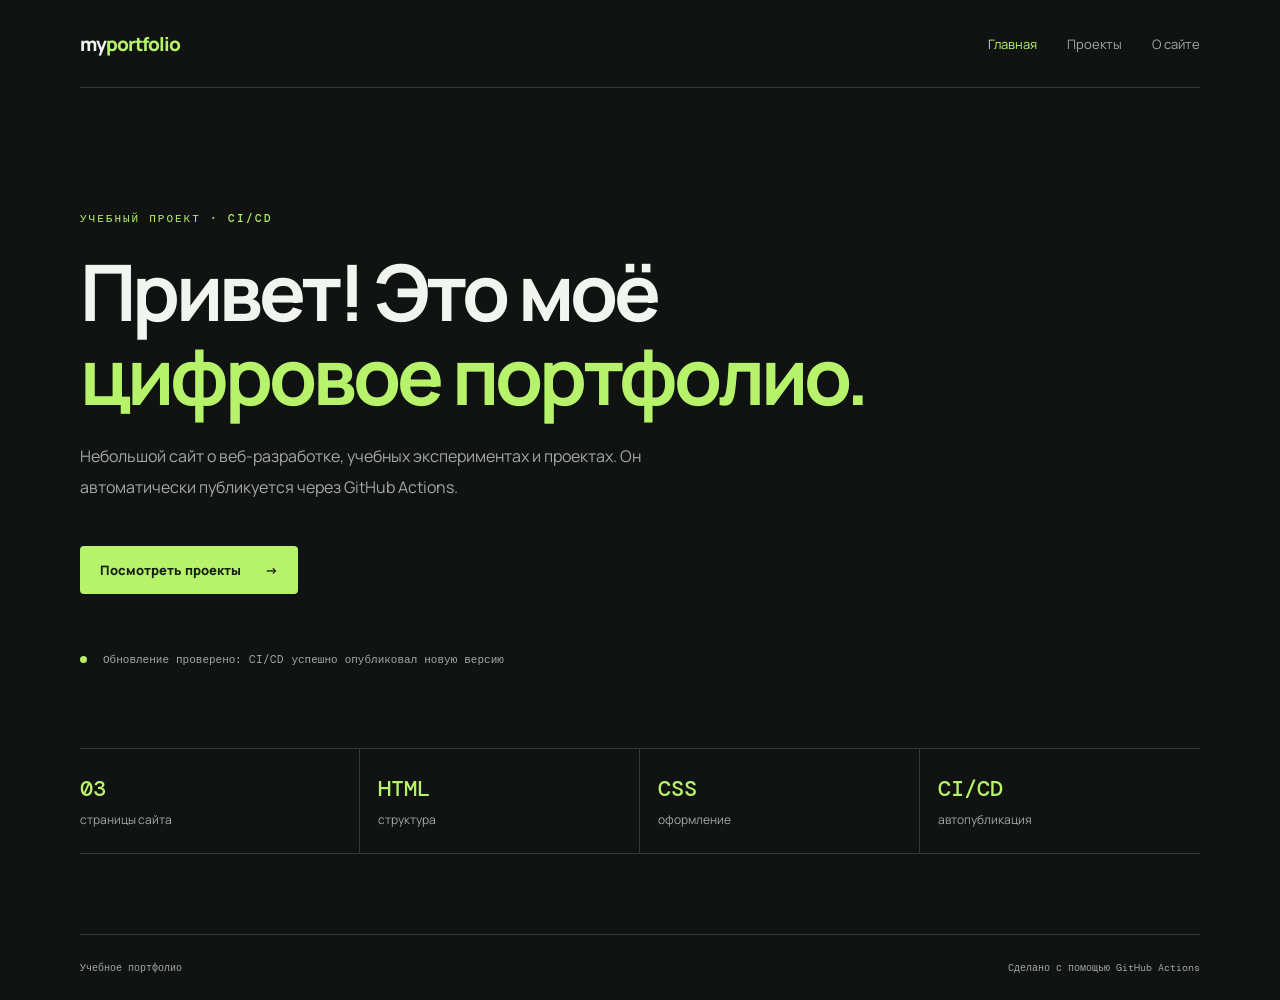
<file: index.html>
<!doctype html>
<html lang="ru">
<head>
  <meta charset="utf-8">
  <meta name="viewport" content="width=device-width, initial-scale=1">
  <meta name="description" content="Учебное цифровое портфолио: проекты, навыки и контакты.">
  <title>Моё портфолио — Главная</title>
  <link rel="stylesheet" href="style.css">
</head>
<body>
  <header class="site-header">
    <a class="logo" href="index.html">my<span>portfolio</span></a>
    <nav aria-label="Основная навигация">
      <a class="active" href="index.html">Главная</a>
      <a href="projects.html">Проекты</a>
      <a href="about.html">О сайте</a>
    </nav>
  </header>
  <main>
    <section class="hero">
      <p class="eyebrow">УЧЕБНЫЙ ПРОЕКТ · CI/CD</p>
      <h1>Привет! Это моё <span>цифровое портфолио.</span></h1>
      <p class="hero-copy">Небольшой сайт о веб-разработке, учебных экспериментах и проектах. Он автоматически публикуется через GitHub Actions.</p>
      <a class="button" href="projects.html">Посмотреть проекты <span aria-hidden="true">→</span></a>
      <div class="hero-note"><span class="status-dot"></span> Обновление проверено: CI/CD успешно опубликовал новую версию</div>
    </section>
    <section class="stats" aria-label="Информация о проекте">
      <article><strong>03</strong><span>страницы сайта</span></article>
      <article><strong>HTML</strong><span>структура</span></article>
      <article><strong>CSS</strong><span>оформление</span></article>
      <article><strong>CI/CD</strong><span>автопубликация</span></article>
    </section>
  </main>
  <footer><span>Учебное портфолио</span><span>Сделано с помощью GitHub Actions</span></footer>
</body>
</html>
</file>
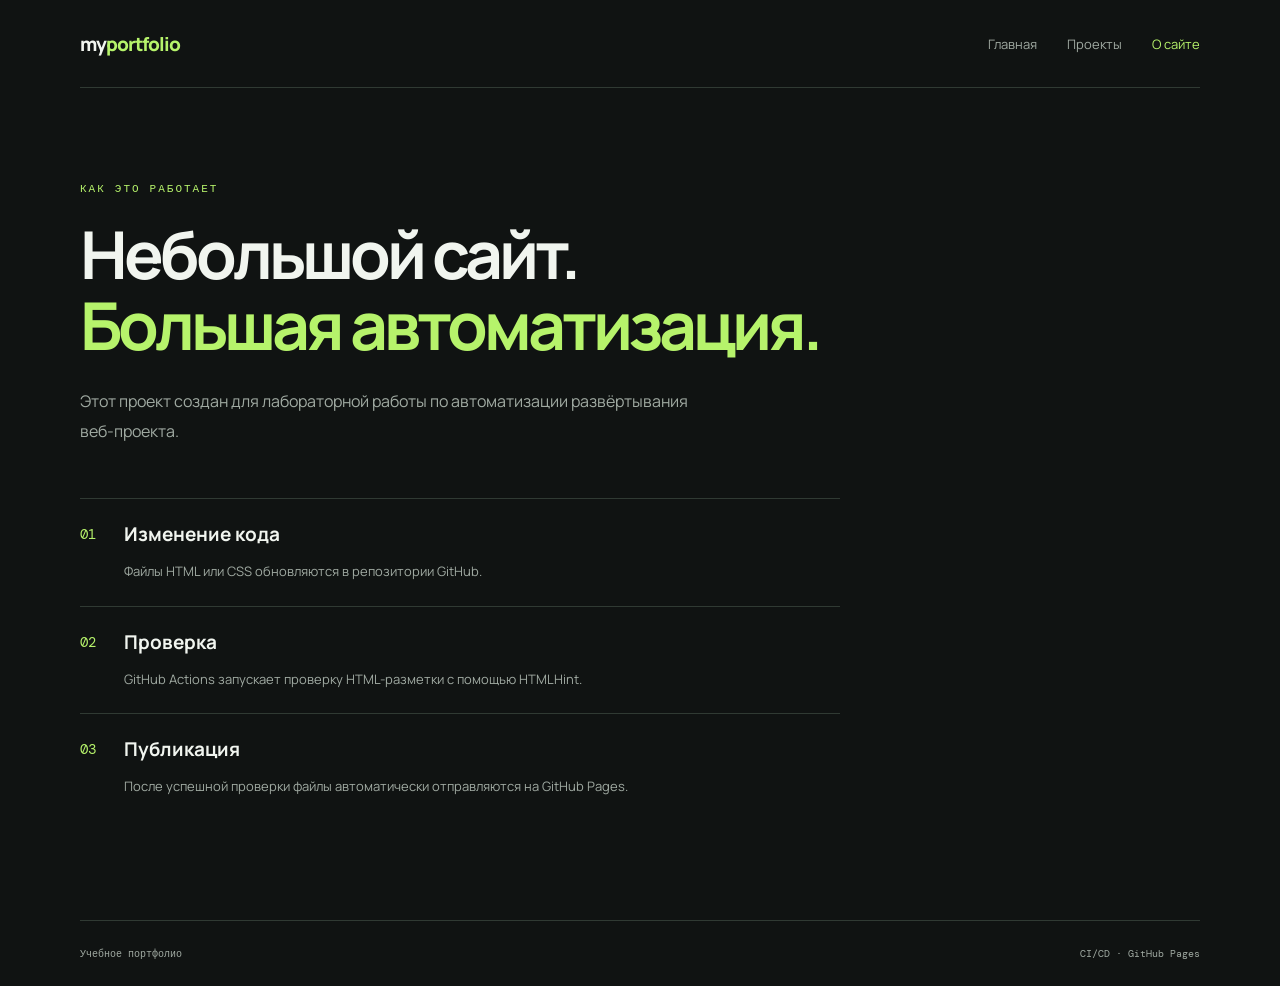
<file: about.html>
<!doctype html>
<html lang="ru">
<head>
  <meta charset="utf-8">
  <meta name="viewport" content="width=device-width, initial-scale=1">
  <meta name="description" content="Информация об учебном сайте и его CI/CD-процессе.">
  <title>Моё портфолио — О сайте</title>
  <link rel="stylesheet" href="style.css">
</head>
<body>
  <header class="site-header">
    <a class="logo" href="index.html">my<span>portfolio</span></a>
    <nav aria-label="Основная навигация">
      <a href="index.html">Главная</a>
      <a href="projects.html">Проекты</a>
      <a class="active" href="about.html">О сайте</a>
    </nav>
  </header>
  <main class="page about-page">
    <p class="eyebrow">КАК ЭТО РАБОТАЕТ</p>
    <h1>Небольшой сайт.<br><span>Большая автоматизация.</span></h1>
    <p class="intro">Этот проект создан для лабораторной работы по автоматизации развёртывания веб-проекта.</p>
    <div class="steps">
      <article><b>01</b><div><h2>Изменение кода</h2><p>Файлы HTML или CSS обновляются в репозитории GitHub.</p></div></article>
      <article><b>02</b><div><h2>Проверка</h2><p>GitHub Actions запускает проверку HTML-разметки с помощью HTMLHint.</p></div></article>
      <article><b>03</b><div><h2>Публикация</h2><p>После успешной проверки файлы автоматически отправляются на GitHub Pages.</p></div></article>
    </div>
  </main>
  <footer><span>Учебное портфолио</span><span>CI/CD · GitHub Pages</span></footer>
</body>
</html>
</file>
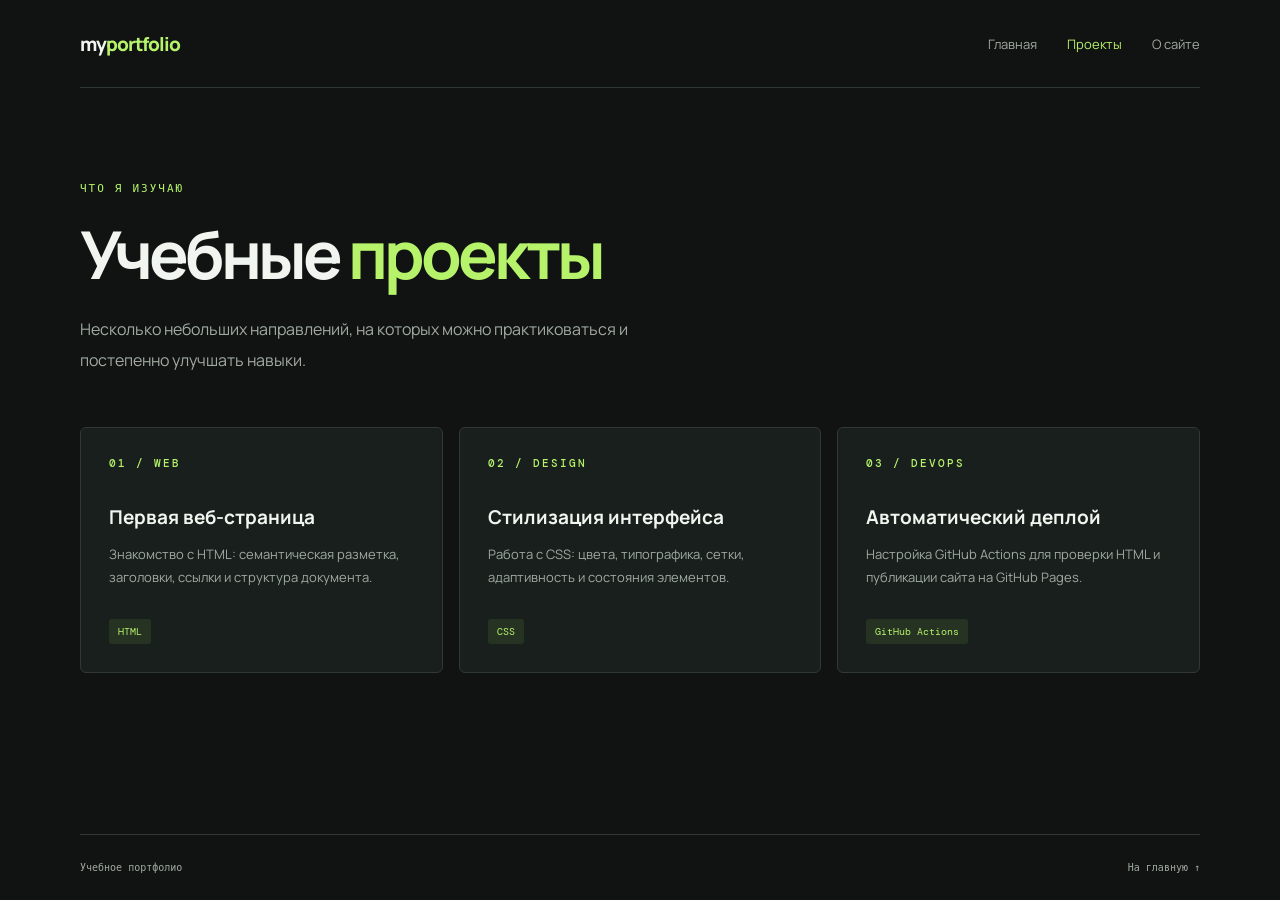
<file: projects.html>
<!doctype html>
<html lang="ru">
<head>
  <meta charset="utf-8">
  <meta name="viewport" content="width=device-width, initial-scale=1">
  <meta name="description" content="Учебные проекты цифрового портфолио.">
  <title>Моё портфолио — Проекты</title>
  <link rel="stylesheet" href="style.css">
</head>
<body>
  <header class="site-header">
    <a class="logo" href="index.html">my<span>portfolio</span></a>
    <nav aria-label="Основная навигация">
      <a href="index.html">Главная</a>
      <a class="active" href="projects.html">Проекты</a>
      <a href="about.html">О сайте</a>
    </nav>
  </header>
  <main class="page">
    <p class="eyebrow">ЧТО Я ИЗУЧАЮ</p>
    <h1>Учебные <span>проекты</span></h1>
    <p class="intro">Несколько небольших направлений, на которых можно практиковаться и постепенно улучшать навыки.</p>
    <section class="project-grid">
      <article class="project-card">
        <div class="project-number">01 / WEB</div>
        <h2>Первая веб-страница</h2>
        <p>Знакомство с HTML: семантическая разметка, заголовки, ссылки и структура документа.</p>
        <span class="tag">HTML</span>
      </article>
      <article class="project-card">
        <div class="project-number">02 / DESIGN</div>
        <h2>Стилизация интерфейса</h2>
        <p>Работа с CSS: цвета, типографика, сетки, адаптивность и состояния элементов.</p>
        <span class="tag">CSS</span>
      </article>
      <article class="project-card">
        <div class="project-number">03 / DEVOPS</div>
        <h2>Автоматический деплой</h2>
        <p>Настройка GitHub Actions для проверки HTML и публикации сайта на GitHub Pages.</p>
        <span class="tag">GitHub Actions</span>
      </article>
    </section>
  </main>
  <footer><span>Учебное портфолио</span><span><a href="index.html">На главную ↑</a></span></footer>
</body>
</html>
</file>
<file: style.css>
@import url('https://fonts.googleapis.com/css2?family=DM+Mono:wght@400;500&family=Manrope:wght@400;500;600;700;800&display=swap');
:root { color-scheme: dark; --bg:#101312; --panel:#191f1c; --text:#f1f5ef; --muted:#a0aaa2; --accent:#b6f36b; --line:#303a33; }
* { box-sizing:border-box; }
html { scroll-behavior:smooth; }
body { margin:0; min-height:100vh; background:var(--bg); color:var(--text); font-family:'Manrope',sans-serif; display:flex; flex-direction:column; }
a { color:inherit; text-decoration:none; }
.site-header { width:min(1120px,calc(100% - 48px)); margin:0 auto; min-height:88px; display:flex; align-items:center; justify-content:space-between; border-bottom:1px solid var(--line); }
.logo { font-size:19px; font-weight:800; letter-spacing:-1px; }
.logo span,h1 span { color:var(--accent); }
nav { display:flex; gap:30px; color:var(--muted); font-size:13px; }
nav a:hover,nav a.active,footer a:hover { color:var(--accent); }
main { flex:1; }
.hero,.page { width:min(1120px,calc(100% - 48px)); margin:0 auto; }
.hero { padding:112px 0 82px; }
.eyebrow,.project-number { color:var(--accent); font:500 11px 'DM Mono',monospace; letter-spacing:2px; }
h1 { max-width:850px; margin:24px 0; font-size:clamp(42px,7vw,78px); line-height:1.08; letter-spacing:-4px; }
.hero-copy,.intro { max-width:620px; color:var(--muted); font-size:16px; line-height:1.9; }
.button { display:inline-flex; gap:24px; align-items:center; margin-top:28px; padding:15px 20px; background:var(--accent); color:#15200f; font-size:13px; font-weight:800; border-radius:4px; }
.button:hover { transform:translateY(-2px); }
.hero-note { margin-top:58px; color:var(--muted); font:11px 'DM Mono',monospace; }
.status-dot { display:inline-block; width:7px; height:7px; margin-right:9px; background:var(--accent); border-radius:50%; }
.stats { width:min(1120px,calc(100% - 48px)); margin:0 auto 80px; display:grid; grid-template-columns:repeat(4,1fr); border-top:1px solid var(--line); border-bottom:1px solid var(--line); }
.stats article { padding:25px 18px; border-right:1px solid var(--line); }
.stats article:first-child { padding-left:0; }
.stats article:last-child { border:0; }
.stats strong,.stats span { display:block; }
.stats strong { color:var(--accent); font:500 22px 'DM Mono',monospace; }
.stats span { margin-top:8px; color:var(--muted); font-size:12px; }
.page { padding:82px 0 100px; }
.page h1 { font-size:clamp(42px,6vw,66px); }
.project-grid { display:grid; grid-template-columns:repeat(3,1fr); gap:16px; margin-top:52px; }
.project-card { min-height:245px; padding:28px; background:var(--panel); border:1px solid var(--line); border-radius:6px; }
.project-card h2,.steps h2 { font-size:19px; margin:34px 0 12px; }
.project-card p,.steps p { color:var(--muted); font-size:13px; line-height:1.8; }
.tag { display:inline-block; margin-top:16px; padding:6px 9px; color:var(--accent); background:#273322; font:10px 'DM Mono',monospace; border-radius:3px; }
.steps { max-width:760px; margin-top:52px; }
.steps article { display:flex; gap:28px; padding:22px 0; border-top:1px solid var(--line); }
.steps article>b { color:var(--accent); font:14px 'DM Mono',monospace; padding-top:4px; }
.steps h2 { margin:0; }
.steps p { margin-bottom:0; }
footer { width:min(1120px,calc(100% - 48px)); margin:0 auto; padding:26px 0; display:flex; justify-content:space-between; gap:20px; border-top:1px solid var(--line); color:var(--muted); font:10px 'DM Mono',monospace; }
@media(max-width:700px) {
 .site-header { width:calc(100% - 32px); min-height:76px; }
 nav { gap:13px; font-size:11px; }
 .hero,.page,.stats,footer { width:calc(100% - 32px); }
 .hero { padding:82px 0 60px; }
 h1 { letter-spacing:-2px; }
 .stats { grid-template-columns:repeat(2,1fr); }
 .stats article:nth-child(2) { border-right:0; }
 .stats article:nth-child(3),.stats article:nth-child(4) { border-top:1px solid var(--line); }
 .project-grid { grid-template-columns:1fr; }
 footer { flex-direction:column; }
}
</file>
